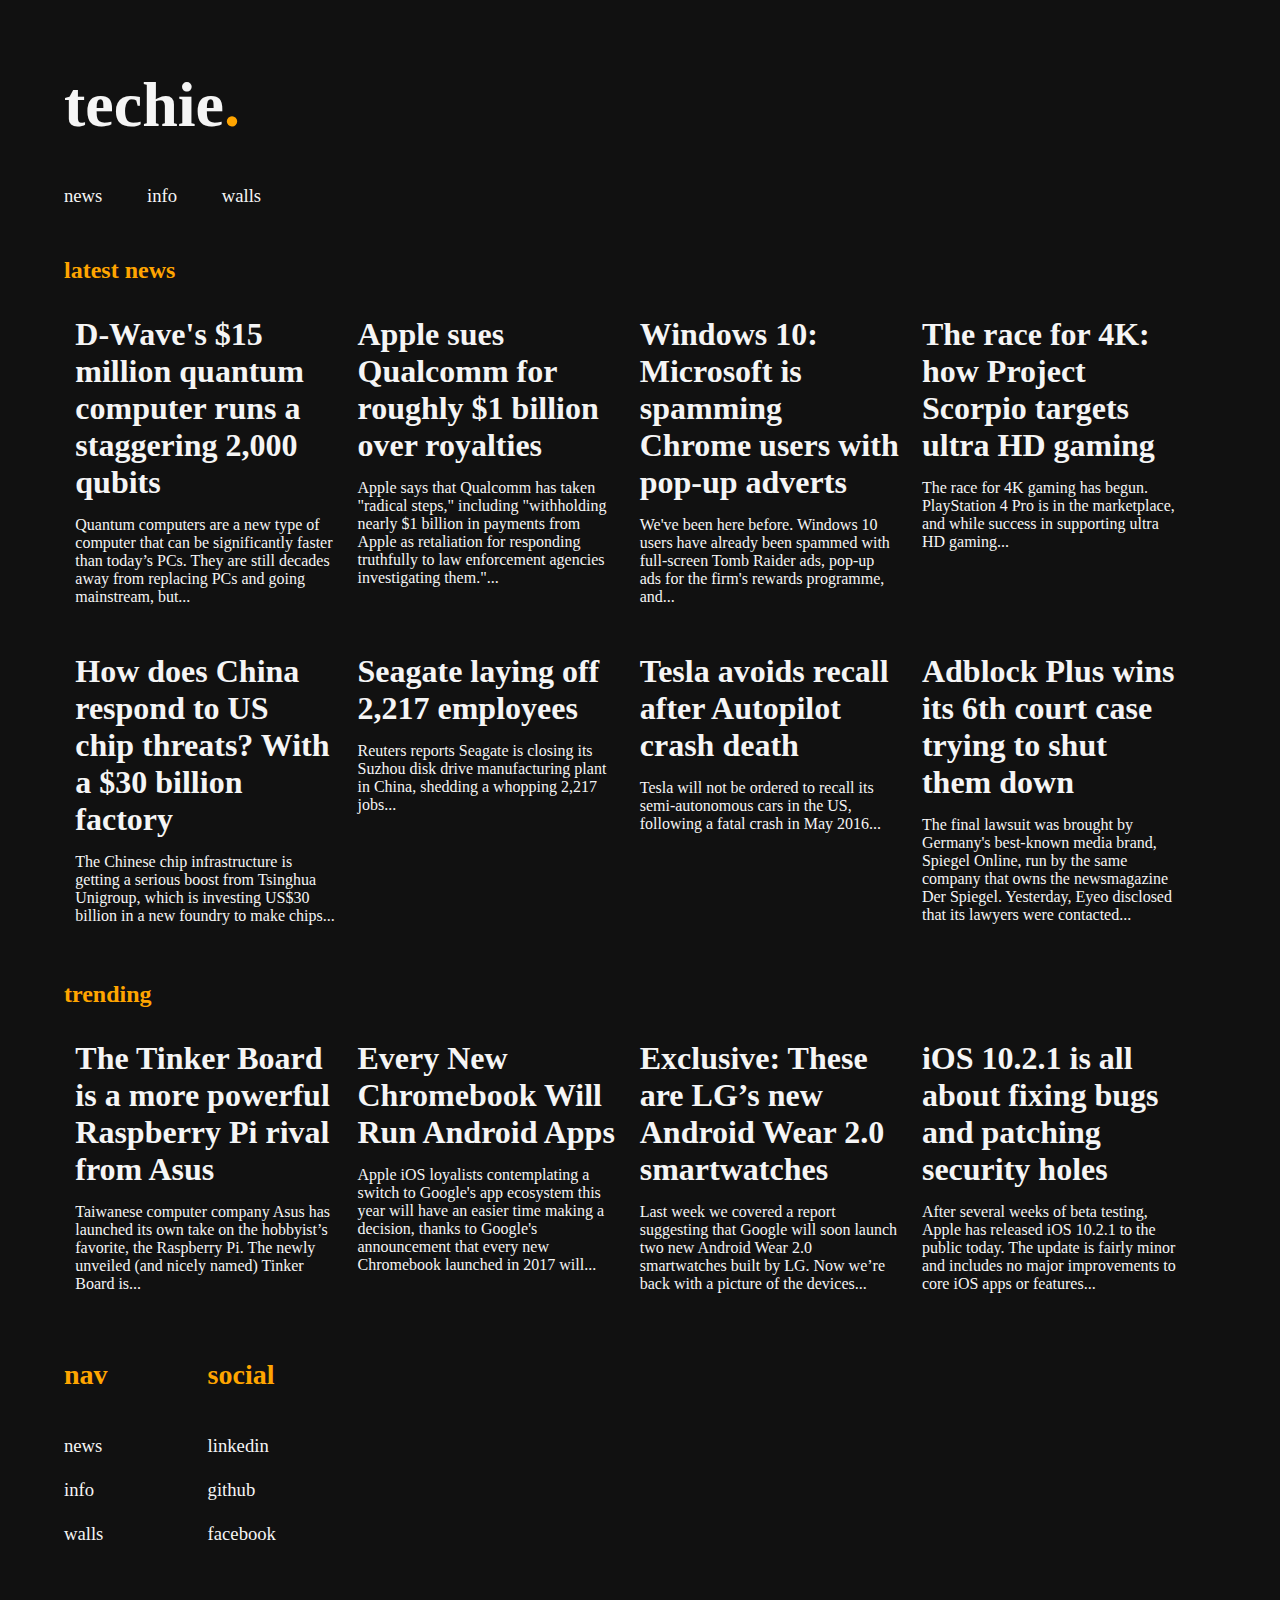
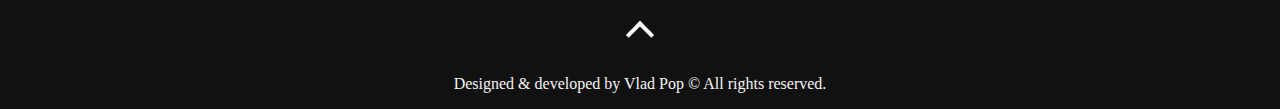
<file: index.html>
<!DOCTYPE HTML>
<html>
    <head>
        <meta charset="UTF-8">
        <meta name="viewport" content="width=device-width, initial-scale=1.0">
        <title>News</title>
        <link rel="stylesheet" type="text/css" href="styles.css">
    </head>
    <body>
        <header>
          <h1>techie<color style="color: orange;">.</color></h1>
        </header>
        <nav>
          <ul>
            <l class="topnav"><a href="index.html">news</a></l>
            <l class="topnav"><a href="info.html">info</a></l>
            <l class="topnav"><a href="walls.html">walls</a></l>
          </ul>
        </nav>
        <div class="flexbox">
            <main>
                <section class="section-title">
                    <h2>latest news</h2>
                </section>
                <section class="section-body">
                    <article class="news">
                        <section class="news-title">
                            <a href="http://www.pcworld.com/article/3161034/computers/d-waves-quantum-computer-runs-a-staggering-2000-qubits.html" target="_blank">
                                D-Wave's $15 million quantum computer runs a staggering 2,000 qubits
                            </a>
                        </section>
                        <section class="news_text">
                            Quantum computers are a new type of computer that can be significantly faster
                            than today’s PCs. They are still decades away from replacing PCs and going
                            mainstream, but...
                        </section>
                    </article>
                    <article class="news">
                        <section class="news-title">
                            <a href="http://www.cnbc.com/2017/01/20/apple-sues-qualcomm-for-1-billion.html" target="_blank">
                                Apple sues Qualcomm for roughly $1 billion over royalties
                            </a>
                        </section>
                        <section class="news_text">
                            Apple says that Qualcomm has taken "radical steps," including "withholding
                            nearly $1 billion in payments from Apple as retaliation for responding
                            truthfully to law enforcement agencies investigating them."...
                        </section>
                    </article>
                    <article class="news">
                        <section class="news-title">
                            <a href="http://www.theinquirer.net/inquirer/news/3002960/windows-10-microsoft-is-spamming-chrome-users-with-pop-up-adverts" target="_blank">
                                Windows 10: Microsoft is spamming Chrome users with pop-up adverts
                            </a>
                        </section>
                        <section class="news_text">
                            We've been here before. Windows 10 users have already been spammed with
                            full-screen Tomb Raider ads, pop-up ads for the firm's rewards programme,
                            and...
                        </section>
                    </article>
                    <article class="news">
                        <section class="news-title">
                            <a href="http://www.eurogamer.net/articles/digitalfoundry-2017-the-race-to-4k-how-scorpio-targets-ultra-hd-gaming" target="_blank">
                                The race for 4K: how Project Scorpio targets ultra HD gaming
                            </a>
                        </section>
                        <section class="news_text">
                            The race for 4K gaming has begun. PlayStation 4 Pro is in the marketplace,
                            and while success in supporting ultra HD gaming...
                        </section>
                    </article>
                    <article class="news">
                        <section class="news-title">
                            <a href="http://www.pcworld.com/article/3159718/techology-business/how-does-china-respond-to-us-chip-threats-with-a-30-billion-factory.html" target="_blank">
                                How does China respond to US chip threats? With a $30 billion factory
                            </a>
                        </section>
                        <section class="news_text">
                            The Chinese chip infrastructure is getting a serious boost from Tsinghua
                            Unigroup, which is investing US$30 billion in a new foundry to make chips...
                        </section>
                    </article>
                    <article class="news">
                        <section class="news-title">
                            <a href="http://www.theregister.co.uk/2017/01/11/seagate_laying_off_2217_employees/" target="_blank">
                                Seagate laying off 2,217 employees
                            </a>
                        </section>
                        <section class="news_text">
                            Reuters reports Seagate is closing its Suzhou disk drive manufacturing plant
                            in China, shedding a whopping 2,217 jobs...
                        </section>
                    </article>
                    <article class="news">
                        <section class="news-title">
                            <a href="http://www.bbc.com/news/technology-38678494" target="_blank">
                                Tesla avoids recall after Autopilot crash death
                            </a>
                        </section>
                        <section class="news_text">
                            Tesla will not be ordered to recall its semi-autonomous cars in the US,
                            following a fatal crash in May 2016...
                        </section>
                    </article>
                    <article class="news">
                        <section class="news-title">
                            <a href="http://arstechnica.com/tech-policy/2016/11/adblock-plus-wins-its-6th-court-case-brought-by-der-spiegel" target="_blank">
                                Adblock Plus wins its 6th court case trying to shut them down
                            </a>
                        </section>
                        <section class="news_text">
                            The final lawsuit was brought by Germany's best-known media brand, Spiegel
                            Online, run by the same company that owns the newsmagazine Der Spiegel.
                            Yesterday, Eyeo disclosed that its lawyers were contacted...
                        </section>
                    </article>
                </section>
            </main>
            <aside>
                <section class="section-title">
                    <h2>trending</h2>
                </section>
                <section class="section-body">
                    <article class="trending">
                        <section class="news-title">
                            <a href="http://www.theverge.com/circuitbreaker/2017/1/24/14368622/raspberry-pi-alternative-tinker-board-asus-4k" target="_blank">
                                The Tinker Board is a more powerful Raspberry Pi rival from Asus
                            </a>
                        </section>
                        <section class="news_text">
                            Taiwanese computer company Asus has launched its own take on the hobbyist’s
                            favorite, the Raspberry Pi. The newly unveiled (and nicely named) Tinker
                            Board is...
                        </section>
                    </article>
                    <article class="trending">
                        <section class="news-title">
                            <a href="http://www.pcmag.com/news/351227/every-new-chromebook-will-run-android-apps" target="_blank">
                                Every New Chromebook Will Run Android Apps
                            </a>
                        </section>
                        <section class="news_text">
                            Apple iOS loyalists contemplating a switch to Google's app ecosystem this year
                            will have an easier time making a decision, thanks to Google's announcement
                            that every new Chromebook launched in 2017 will...
                        </section>
                    </article>
                    <article class="trending">
                        <section class="news-title">
                            <a href="http://www.technobuffalo.com/2017/01/23/lg-watch-sport-watch-style-android-wear-2-0-image/" target="_blank">
                                Exclusive: These are LG’s new Android Wear 2.0 smartwatches
                            </a>
                        </section>
                        <section class="news_text">
                            Last week we covered a report suggesting that Google will soon launch two new
                            Android Wear 2.0 smartwatches built by LG. Now we’re back with a picture of
                            the devices...
                        </section>
                    </article>
                    <article class="trending">
                        <section class="news-title">
                            <a href="http://arstechnica.com/apple/2017/01/ios-10-2-1-is-all-about-fixing-bugs-and-patching-security-holes/" target="_blank">
                                iOS 10.2.1 is all about fixing bugs and patching security holes
                            </a>
                        </section>
                        <section class="news_text">
                            After several weeks of beta testing, Apple has released iOS 10.2.1 to the
                            public today. The update is fairly minor and includes no major improvements
                            to core iOS apps or features...
                        </section>
                    </article>
                </section>
            </aside>
        </div>
        <footer>
          <nav class="flexbox">
            <ul>
              <l><h2 class="no-margin">nav</h2></l>
              <br><br>
              <l><a href="index.html">news</a></l>
              <br><br>
              <l><a href="info.html">info</a></l>
              <br><br>
              <l><a href="walls.html">walls</a></l>
              <br>
            </ul>
            <ul class="footer-col">
              <l><h2 class="no-margin">social</h2></l>
              <br><br>
              <l><a href="https://ca.linkedin.com/in/vlad-pop-8926b377" target="_blank">linkedin</a></l>
              <br><br>
              <l><a href="https://github.com/vipop" target="_blank">github</a></l>
              <br><br>
              <l><a href="https://www.facebook.com/vladpop94" target="_blank">facebook</a></l>
              <br>
            </ul>
          </nav>
        </footer>
        <a href="#" id="arrow"><i class="arr-up"></i></a>
        <p>Designed & developed by Vlad Pop © All rights reserved.</p>
    </body>
</html>
</file>
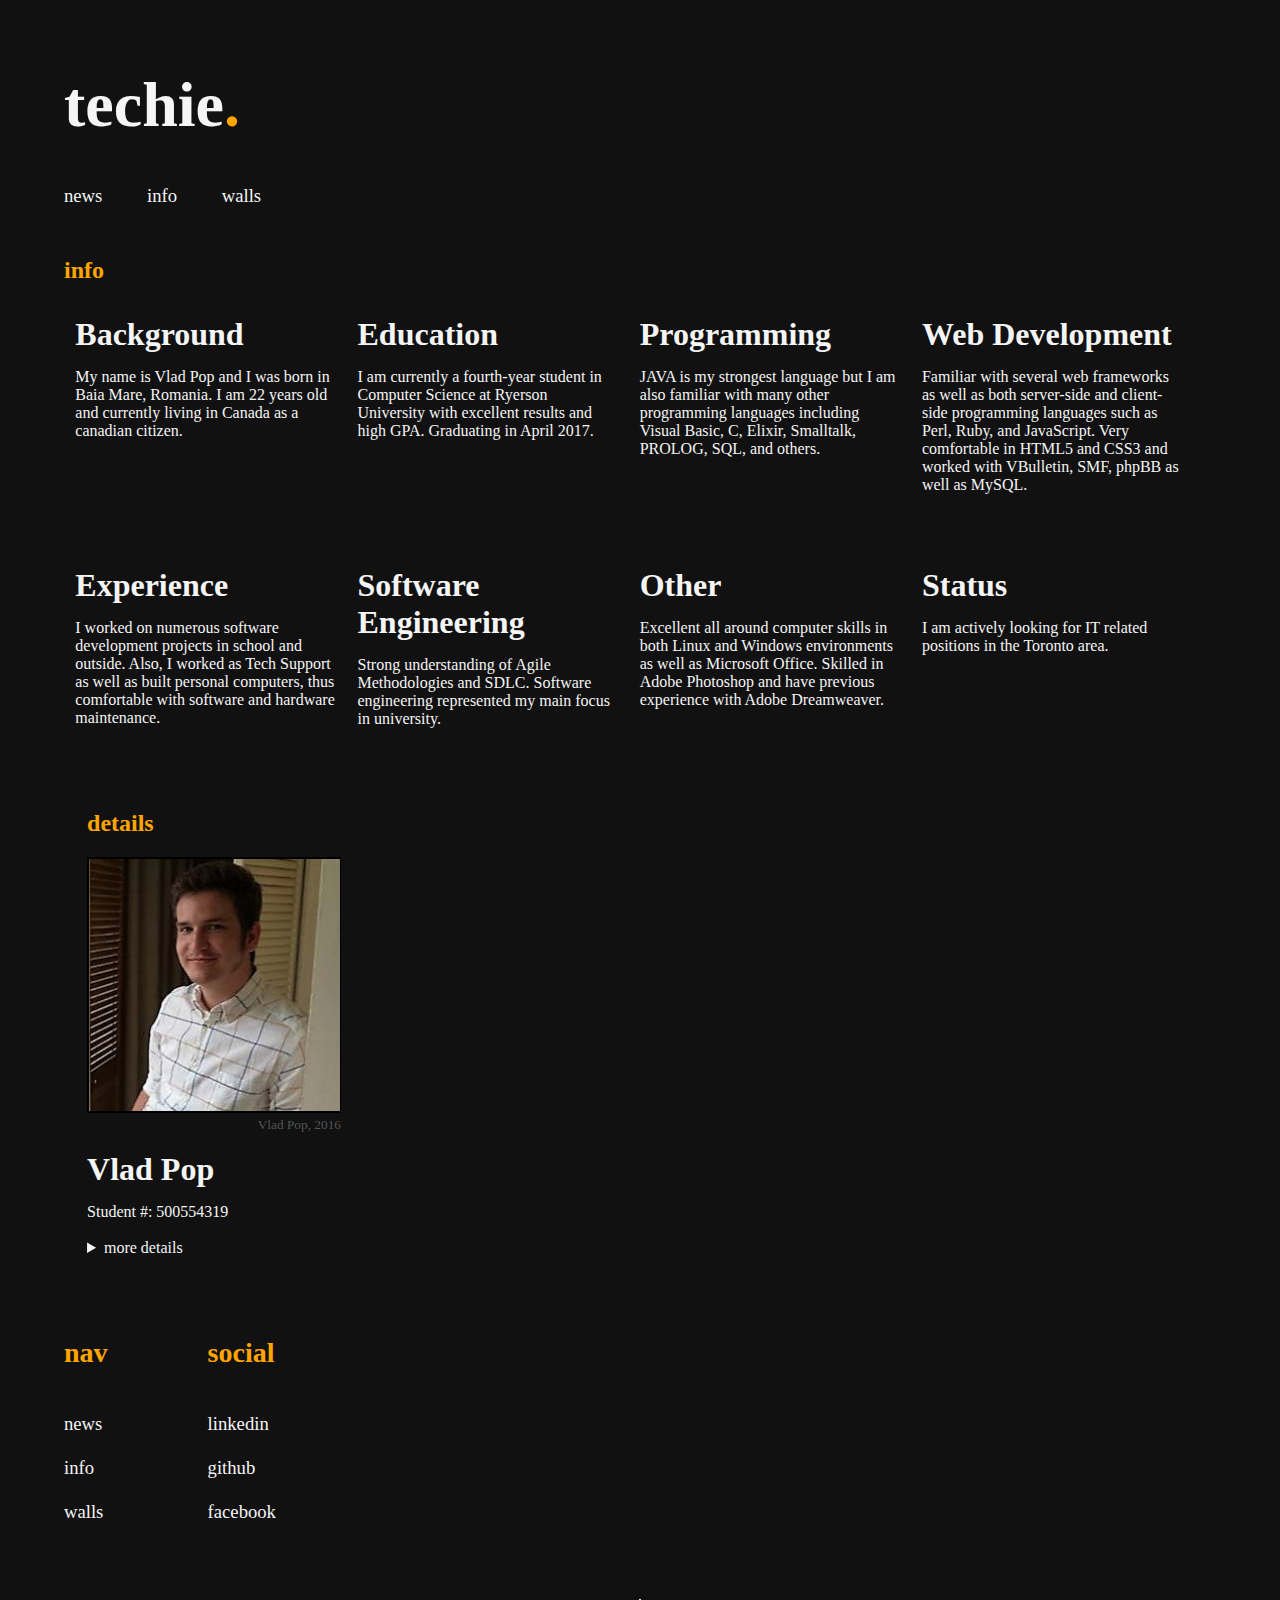
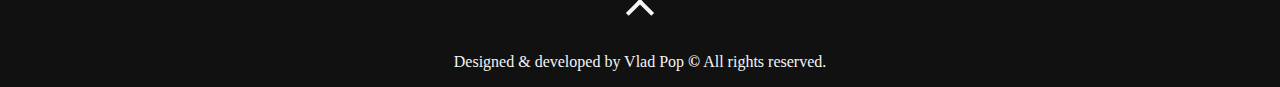
<file: info.html>
<!DOCTYPE HTML>
<html>
    <head>
        <meta charset="UTF-8">
        <meta name="viewport" content="width=device-width, initial-scale=1.0">
        <title>Info</title>
        <link rel="stylesheet" type="text/css" href="styles.css">
    </head>
    <body>
        <header>
          <h1>techie<color style="color: orange;">.</color></h1>
        </header>
        <nav>
          <ul>
            <l class="topnav"><a href="index.html">news</a></l>
            <l class="topnav"><a href="info.html">info</a></l>
            <l class="topnav"><a href="walls.html">walls</a></l>
          </ul>
        </nav>
        <div class="flexbox">
            <main class="main-info">
                <section class="section-title">
                    <h2>info</h2>
                </section>
                <section class="section-body">
                    <article class="news">
                        <section class="news-title">Background</section>
                        <section class="news-text">
                            My name is Vlad Pop and I was born in Baia Mare, Romania. I am 22 years old
                            and currently living in Canada as a canadian citizen.
                        </section>
                    </article>
                    <article class="news">
                        <section class="news-title">Education</section>
                        <section class="news-text">
                            I am currently a fourth-year student in Computer Science at Ryerson University
                            with excellent results and high GPA. Graduating in April 2017.
                        </section>
                    </article>
                    <article class="news">
                        <section class="news-title">Programming</section>
                        <section class="news-text">
                            JAVA is my strongest language but I am also familiar with many other
                            programming languages including Visual Basic, C, Elixir, Smalltalk,
                            PROLOG, SQL, and others.
                        </section>
                    </article>
                    <article class="news">
                        <section class="news-title">Web Development</section>
                        <section class="news-text">
                            Familiar with several web frameworks as well as both server-side and
                            client-side programming languages such as Perl, Ruby, and JavaScript. Very
                            comfortable in HTML5 and CSS3 and worked with VBulletin, SMF, phpBB as well
                            as MySQL.
                        </section>
                    </article>
                    <article class="news">
                        <section class="news-title">Experience</section>
                        <section class="news-text">
                            I worked on numerous software development projects in school and outside. Also,
                            I worked as Tech Support as well as built personal computers,
                            thus comfortable with software and hardware maintenance.
                        </section>
                    </article>
                    <article class="news">
                        <section class="news-title">Software Engineering</section>
                        <section class="news-text">
                            Strong understanding of Agile Methodologies and SDLC. Software engineering
                            represented my main focus in university.
                        </section>
                    </article>
                    <article class="news">
                        <section class="news-title">Other</section>
                        <section class="news-text">
                            Excellent all around computer skills in both Linux and Windows environments
                            as well as Microsoft Office. Skilled in Adobe Photoshop and have previous
                            experience with Adobe Dreamweaver.
                        </section>
                    </article>
                    <article class="news">
                        <section class="news-title">Status</section>
                        <section class="news-text">
                            I am actively looking for IT related positions in the Toronto area.
                        </section>
                    </article>
                </section>
            </main>
            <aside class="aside-info">
                <section class="section-title">
                    <h2>details</h2>
                </section>
                <section class="section-body">
                    <article>
                        <figure>
                            <img src="images/profile.jpg" alt="Image">
                            <figcaption>Vlad Pop, 2016</figcaption>
                        </figure>
                        <br>
                        <section class="news-title">Vlad Pop</section>
                        <section class="news-text">
                            Student #: 500554319<br><br>
                            <details>
                                <summary>more details</summary>
                                <br>
                                Software & Web Developer
                                <br><br>
                                E-mail: vipop@ryerson.ca
                                <br><br>
                                CompSci ID: vipop
                                <br><br>
                                Lab #: 1
                            </details>
                        </section>
                    </article>
                </section>
            </aside>
        </div>
        <footer>
          <nav class="flexbox">
            <ul>
              <l><h2 class="no-margin">nav</h2></l>
              <br><br>
              <l><a href="index.html">news</a></l>
              <br><br>
              <l><a href="info.html">info</a></l>
              <br><br>
              <l><a href="walls.html">walls</a></l>
              <br>
            </ul>
            <ul class="footer-col">
              <l><h2 class="no-margin">social</h2></l><br><br>
              <l><a href="https://ca.linkedin.com/in/vlad-pop-8926b377" target="_blank">linkedin</a></l>
              <br><br>
              <l><a href="https://github.com/vipop" target="_blank">github</a></l>
              <br><br>
              <l><a href="https://www.facebook.com/vladpop94" target="_blank">facebook</a></l>
              <br>
            </ul>
          </nav>
        </footer>
        <a href="#" id="arrow"><i class="arr-up"></i></a>
        <p>Designed & developed by Vlad Pop <b>©</b> All rights reserved.</p>
    </body>
</html>
</file>
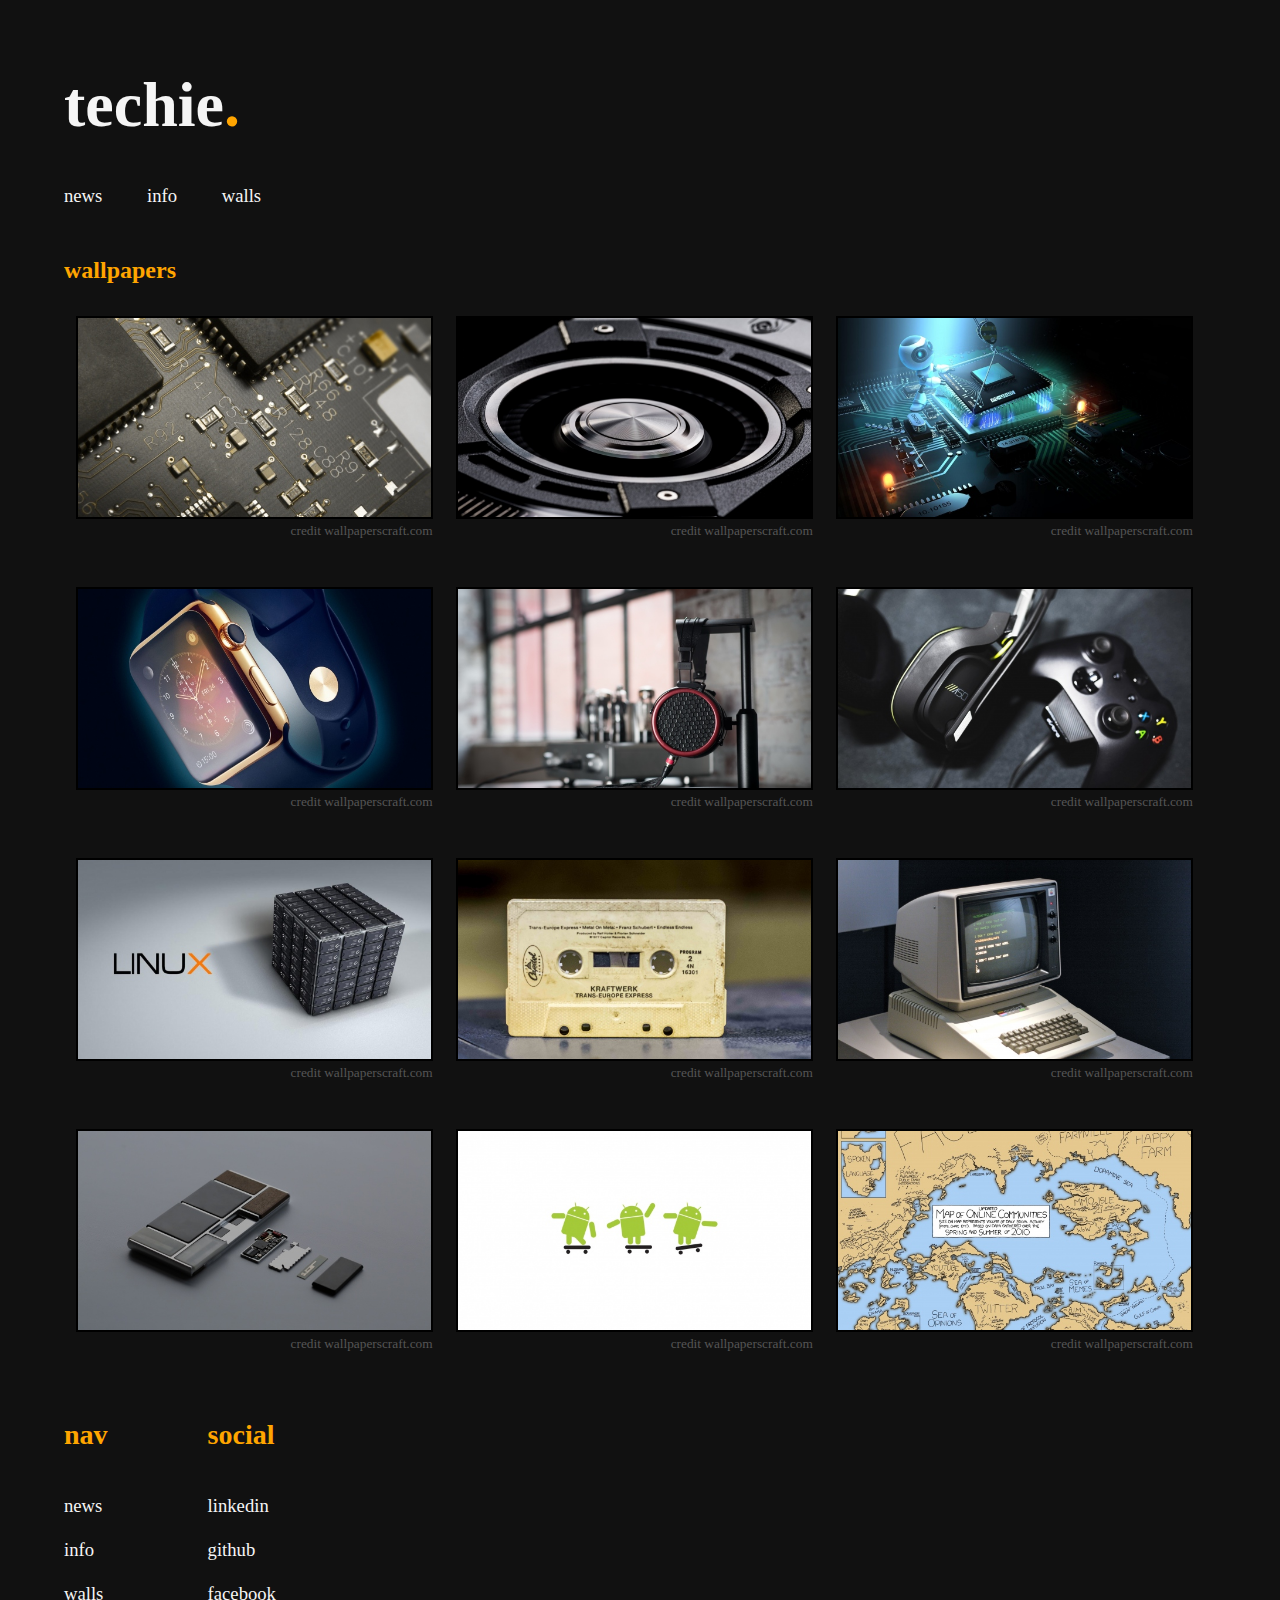
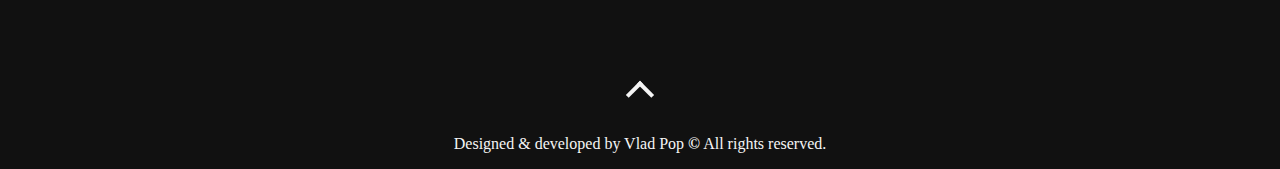
<file: walls.html>
<!DOCTYPE HTML>
<html>
    <head>
        <meta charset="UTF-8">
        <meta name="viewport" content="width=device-width, initial-scale=1.0">
        <title>Wallpapers</title>
        <link rel="stylesheet" type="text/css" href="styles.css">
    </head>
    <body>
        <header>
            <h1>techie<color style="color: orange;">.</color></h1>
        </header>
        <nav>
            <ul>
                <l class="topnav"><a href="index.html">news</a></l>
                <l class="topnav"><a href="info.html">info</a></l>
                <l class="topnav"><a href="walls.html">walls</a></l>
            </ul>
        </nav>
        <div class="flexbox">
            <main class="main-thumb">
                <section class="section-title">
                    <h2>wallpapers</h2>
                </section>
                <section class="section-body">
                    <article class="thumb">
                        <figure class="zoom">
                            <a href="http://wallpaperscraft.com/wallpaper/circuit_paths_chips_black_pin_26298" target="_blank">
                                <img src="images/thumb1.jpg" alt="Thumb 1"></img>
                            </a>
                            <figcaption>credit wallpaperscraft.com</figcaption>
                        </figure>
                    </article>
                    <article class="thumb">
                        <figure class="zoom">
                            <a href="http://wallpaperscraft.com/wallpaper/nvidia_gpus_geforce_surface_102502" target="_blank">
                                <img src="images/thumb2.jpg" alt="Thumb 2"></img>
                            </a>
                            <figcaption>credit wallpaperscraft.com</figcaption>
                        </figure>
                    </article>
                    <article class="thumb">
                        <figure class="zoom">
                            <a href="http://wallpaperscraft.com/wallpaper/processor_cpu_upgrade_installation_chip_robot_5633" target="_blank">
                                <img src="images/thumb3.jpg" alt="Thumb 3"></img>
                            </a>
                            <figcaption>credit wallpaperscraft.com</figcaption>
                        </figure>
                    </article>
                    <article class="thumb">
                        <figure class="zoom">
                            <a href="http://wallpaperscraft.com/wallpaper/apple_inc_apple_watch_apple_102087" target="_blank">
                                <img src="images/thumb4.jpg" alt="Thumb 4"></img>
                            </a>
                            <figcaption>credit wallpaperscraft.com</figcaption>
                        </figure>
                    </article>
                    <article class="thumb">
                        <figure class="zoom">
                            <a href="http://wallpaperscraft.com/wallpaper/mrspeakers_ether_open_back_headphones_108306" target="_blank">
                                <img src="images/thumb5.jpg" alt="Thumb 5"></img>
                            </a>
                            <figcaption>credit wallpaperscraft.com</figcaption>
                        </figure>
                    </article>
                    <article class="thumb">
                        <figure class="zoom">
                            <a href="http://wallpaperscraft.com/wallpaper/xbox_xbox_one_console_joystick_headphones_105112" target="_blank">
                                <img src="images/thumb6.jpg" alt="Thumb 6"></img>
                            </a>
                            <figcaption>credit wallpaperscraft.com</figcaption>
                        </figure>
                    </article>
                    <article class="thumb">
                        <figure class="zoom">
                            <a href="http://wallpaperscraft.com/wallpaper/linux_system_hi-tech_73419" target="_blank">
                                <img src="images/thumb7.jpg" alt="Thumb 7"></img>
                            </a>
                            <figcaption>credit wallpaperscraft.com</figcaption>
                        </figure>
                    </article>
                    <article class="thumb">
                        <figure class="zoom">
                            <a href="http://wallpaperscraft.com/wallpaper/cassette_music_white_100031" target="_blank">
                                <img src="images/thumb8.jpg" alt="Thumb 8"></img>
                            </a>
                            <figcaption>credit wallpaperscraft.com</figcaption>
                        </figure>
                    </article>
                    <article class="thumb">
                        <figure class="zoom">
                            <a href="http://wallpaperscraft.com/wallpaper/apple_mac_computer_monitor_old_version_apple_2_evolution_57576" target="_blank">
                                <img src="images/thumb9.jpg" alt="Thumb 9"></img>
                            </a>
                            <figcaption>credit wallpaperscraft.com</figcaption>
                        </figure>
                    </article>
                    <article class="thumb">
                        <figure class="zoom">
                            <a href="http://wallpaperscraft.com/wallpaper/project_ara_phone_hi_tech_105769" target="_blank">
                                <img src="images/thumb10.jpg" alt="Thumb 10"></img>
                            </a>
                            <figcaption>credit wallpaperscraft.com</figcaption>
                        </figure>
                    </article>
                    <article class="thumb">
                        <figure class="zoom">
                            <a href="http://wallpaperscraft.com/wallpaper/android_robot_skateboard_black_green_sports_29685" target="_blank">
                                <img src="images/thumb11.jpg" alt="Thumb 11"></img>
                            </a>
                            <figcaption>credit wallpaperscraft.com</figcaption>
                        </figure>
                    </article>
                    <article class="thumb">
                        <figure class="zoom">
                            <a href="http://wallpaperscraft.com/wallpaper/continents_site_map_web_white_beige_blue_33033" target="_blank">
                                <img src="images/thumb12.jpg" alt="Thumb 12"></img>
                            </a>
                            <figcaption>credit wallpaperscraft.com</figcaption>
                        </figure>
                    </article>
                </section>
            </main>
        </div>
        <footer>
            <nav class="flexbox">
                <ul>
                    <l><h2 class="no-margin">nav</h2></l>
                    <br><br>
                    <l><a href="index.html">news</a></l>
                    <br><br>
                    <l><a href="info.html">info</a></l>
                    <br><br>
                    <l><a href="walls.html">walls</a></l>
                    <br>
                </ul>
                <ul class="footer-col">
                    <l><h2 class="no-margin">social</h2></l><br><br>
                    <l><a href="https://ca.linkedin.com/in/vlad-pop-8926b377" target="_blank">linkedin</a></l>
                    <br><br>
                    <l><a href="https://github.com/vipop" target="_blank">github</a></l>
                    <br><br>
                    <l><a href="https://www.facebook.com/vladpop94" target="_blank">facebook</a></l>
                    <br>
                </ul>
            </nav>
        </footer>
        <a href="#" id="arrow"><i class="arr-up"></i></a>
        <p>Designed & developed by Vlad Pop <b>©</b> All rights reserved.</p>
    </body>
</html>
</file>
<file: styles.css>
body {
  margin: 0px;
  background-color: #111111;
  color: whitesmoke;
  padding: 2% 5% 0% 5%;
}

h1 {
  font-size: 48pt;
}

h2 {
  color: orange;
}

nav {
  padding-bottom: 1%;
  font-size: 14pt;
}

ul {
  padding: 0px;
}

l.topnav {
  margin-right: 40px;
}

a {
  text-decoration: none;
  color: whitesmoke;
}

a:hover {
  text-decoration: none;
  color: orange;
}

.flexbox {
  display: flex;
  flex-wrap: wrap;
}

main {
  padding-right: 2%;
}

aside {
  padding-left: 2%;
}

main.main-info {
  padding-right: 2%;
}

aside.aside-info {
  padding-left: 2%;
}

section.section-body {
  display: flex;
  flex-wrap: wrap;
}

article {
  margin-bottom: 25px;
}

.news {
  padding: 1%;
}

.trending {
  padding: 2%;
}

.news-title {
  padding-bottom: 15px;
  font-size: 24pt;
  font-weight: bold;
}

.news-text {
  padding-bottom: 10%;
}

.info {
  padding: 1%;
}

img {
  border: solid 2pt black;
  width: 99%;
}

figure {
  margin: 0;
  overflow: hidden;
}

figcaption {
  font-size: 10pt;
  text-align: right;
  color: #555555;
}

.zoom img {
	-webkit-transform: scale(1);
	transform: scale(1);
	-webkit-transition: .3s ease-in-out;
	transition: .3s ease-in-out;
}
.zoom img:hover {
	-webkit-transform: scale(1.3);
	transform: scale(1.3);
}

.thumb {
  padding: 1%;
}

footer {
  padding-top: 1%;
}

.no-margin {
  margin: 0px;
}

.footer-col {
  padding-left: 100px;
}

p {
  padding-top: 10px;
  text-align: center;
}

#arrow {
  padding-top: 50px;
  display: table;
  margin: 0 auto;
}

.arr-up {
  border: solid whitesmoke;
  border-width: 0 .3em .3em 0;
  display: inline-block;
  padding: .50em;
  transform: rotate(-135deg);
}

.arr-up:hover {
  border: solid orange;
  border-width: 0 .3em .3em 0;
  display: inline-block;
  padding: .50em;
  transform: rotate(-135deg);
}

/* --- --- --- SMALL SCREENS --- --- --- */
@media only screen and (max-width: 768px) {
  main {
    width: 100%;
    padding: 0px;
  }
  aside {
    width: 100%;
    padding: 0px;
  }
  main.main-thumb {
    width: 100%;
  }
  .trending {
    width: 98%;
    padding: 1%;
  }
  .news {
    width: 98%;
  }
  .thumb {
    width: 98%;
  }
}

/* --- --- --- MEDIUM SCREENS --- --- --- */
@media only screen and (min-width: 769px) and (max-width: 1024px) {
  main {
    width: 98%;
    padding: 0px;
  }
  aside {
    width: 98%;
    padding: 0px;
  }
  main.main-thumb {
    width: 100%;
  }
  .trending {
    width: 48%;
    padding: 1%;
  }
  .news {
    width: 48%;
  }
  .thumb {
    width: 48%;
  }
}

/* --- --- --- LARGE SCREENS --- --- --- */
@media only screen and (min-width: 1024px) and (max-width: 1520px) {
  main {
    width: 98%;
    padding: 0px;
  }
  aside {
    width: 98%;
    padding: 0px;
  }
  main.main-thumb {
    width: 100%;
  }
  .trending {
    width: 23%;
    padding: 1%;
  }
  .news {
    width: 23%;
  }
  .thumb {
    width: 31%;
  }
}

/* --- --- --- LARGER SCREENS --- --- --- */
@media only screen and (min-width: 1520px) and (max-width: 1800px) {
  main {
    width: 75.6%;
  }
  aside {
    width: 20.3%;
  }
  main.main-info {
    width: 82.6%;
  }
  aside.aside-info {
    width: 13.3%;
  }
  main.main-thumb {
    width: 100%;
  }
  .trending {
    width: 98%;
  }
  .news {
    width: 23%;
  }
  .thumb {
    width: 23%;
  }
}

/* --- --- --- VERY LARGE SCREENS --- --- --- */
@media only screen and (min-width: 1800px) {
  main {
    width: 64.6%;
  }
  aside {
    width: 31.3%;
  }
  main.main-info {
    width: 82.6%;
  }
  aside.aside-info {
    width: 13.3%;
  }
  main.main-thumb {
    width: 100%;
  }
  .trending {
    width: 46%;
  }
  .news {
    width: 23%;
  }
  .thumb {
    width: 14.5%;
  }
}
</file>
